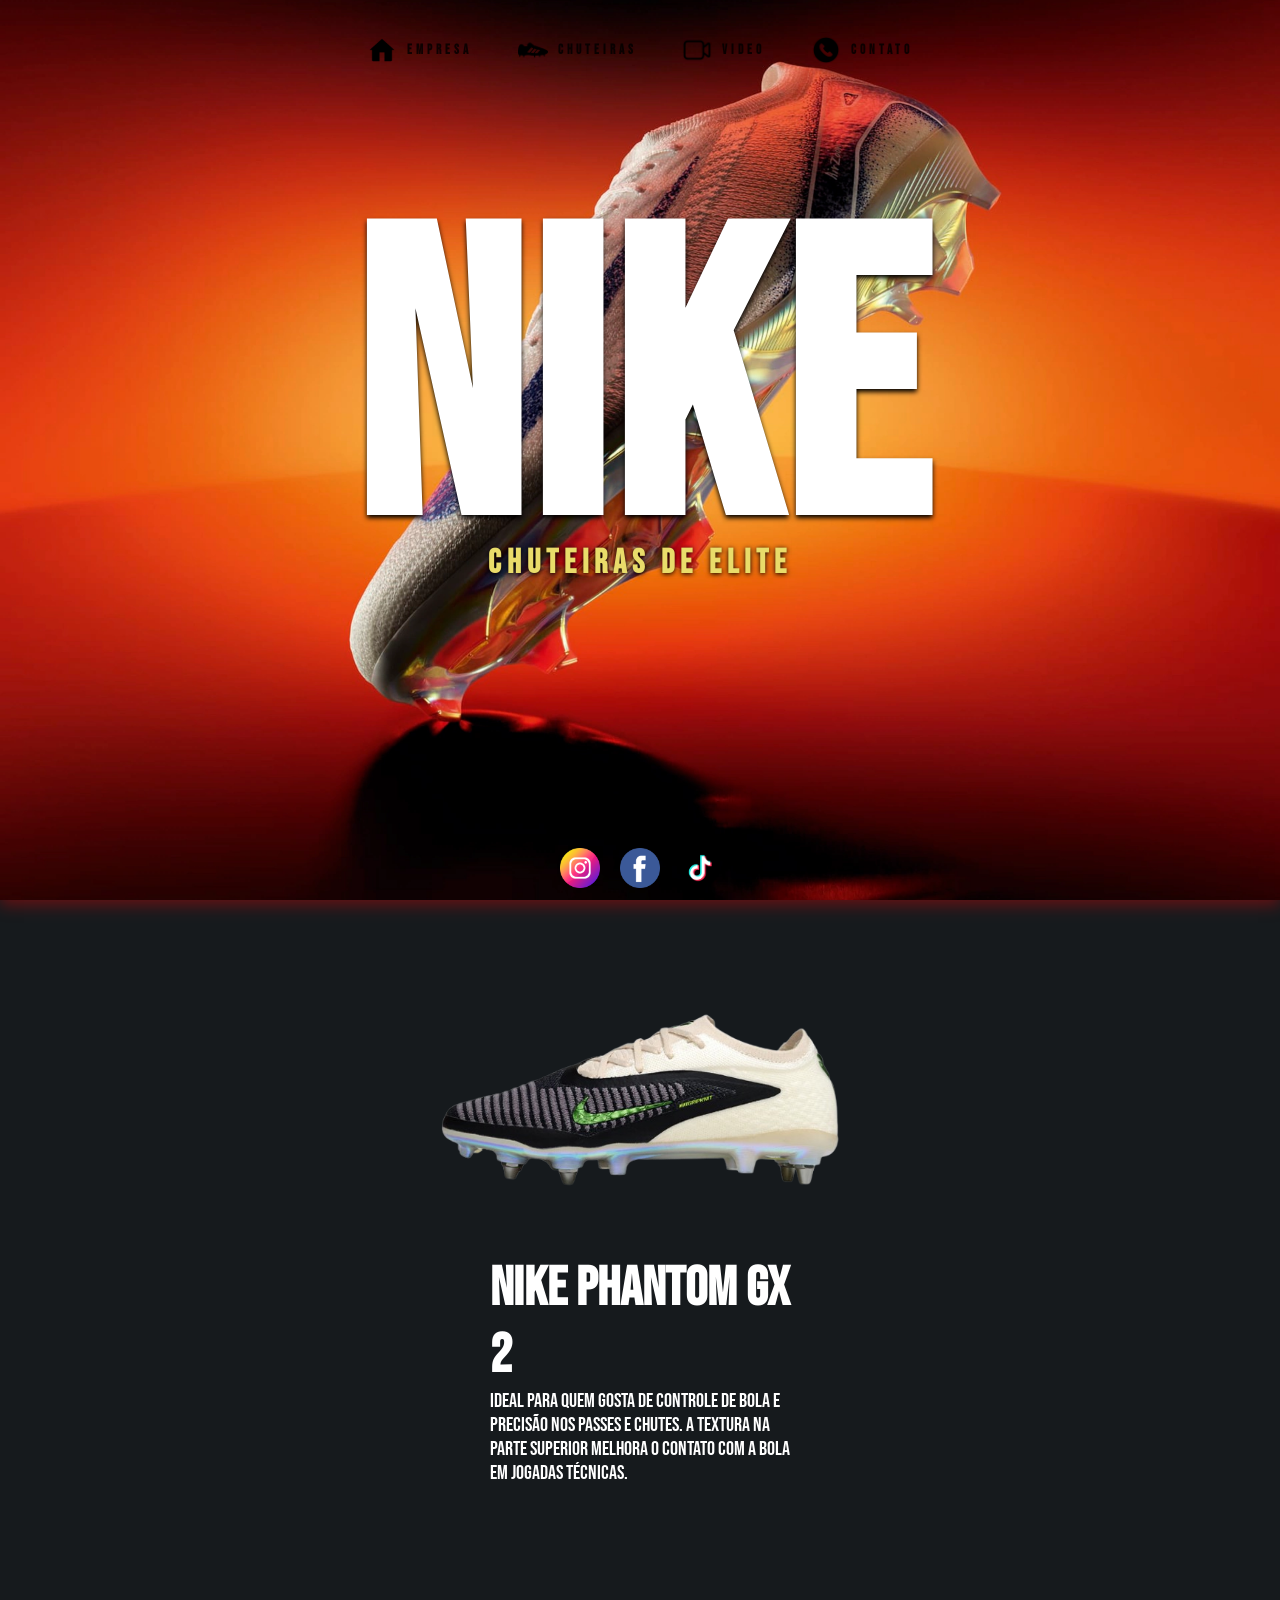
<file: src/index.html>
<!DOCTYPE html>
<html lang="pt-BR">

<head>
    <meta charset="UTF-8">
    <meta name="viewport" content="width=device-width, initial-scale=1.0">
    <title>Nike</title>

    <!-- Fontes -->
    <link rel="preconnect" href="https://fonts.googleapis.com">
    <link rel="preconnect" href="https://fonts.gstatic.com" crossorigin>

    <link href="https://fonts.googleapis.com/css2?family=Bebas+Neue&family=Caudex:wght@400;700&family=Roboto:wght@100;300;400;500;700;900&display=swap"
        rel="stylesheet">

    <!-- CSS -->
    <link rel="stylesheet" href="style.css">
</head>

<body>

    <nav>
        <span class="navItems" onclick="navTo('s1')">
            <img src="../assets/icons/casa-removebg-preview.png" alt="Empresa">
            <a class="navWords">EMPRESA</a>
        </span>

        <span class="navItems" onclick="navTo('s2')">
            <img src="../assets/icons/72992.png" alt="Chuteiras">
            <a class="navWords">CHUTEIRAS</a>
        </span>

        <span class="navItems" onclick="navTo('s3')">
            <img src="../assets/icons/video.png" alt="Vídeo">
            <a class="navWords">VIDEO</a>
        </span>

        <span class="navItems" onclick="navTo('s4')">
            <img src="../assets/icons/mobile.png" alt="Contato">
            <a class="navWords">CONTATO</a>
        </span>
    </nav>

    <main>

        <!-- Seção principal -->
        <section id="s1">
            <h1>Nike</h1>
            <h2>CHUTEIRAS DE ELITE</h2>
        </section>

        <!-- Cards -->
        <section id="s2">

            <div class="card">
                <img class="dahora" width="auto" height="300px" src="../assets/images/vapor_16-removebg-preview.png" alt="Nike Mercurial Vapor 16">

                <div>
                    <h4>Nike Mercurial Vapor 16</h4>

                    <p>
                        Feita para jogadores rápidos, essa chuteira oferece ajuste firme e sensação leve durante as arrancadas.
                        O solado ajuda na explosão e nas mudanças rápidas de direção.
                    </p>
                </div>
            </div>

            <div class="card">
                <img class="dahora" width="auto" height="300px" src="../assets/images/gx_66-removebg-preview.png"
                    alt="Nike Phantom GX 2">

                <div>
                    <h4>Nike Phantom GX 2</h4>

                    <p>
                        Ideal para quem gosta de controle de bola e precisão nos passes e chutes.
                        A textura na parte superior melhora o contato com a bola em jogadas técnicas.
                    </p>
                </div>
            </div>

            <div class="card">
                <img class="dahora" width="auto" height="300px" src="../assets/images/gx_6-removebg-preview.png"
                    alt="Nike Tiempo Legend 10">

                <div>
                    <h4>Nike Tiempo Legend 10</h4>

                    <p>
                        Modelo clássico com foco em conforto e toque macio na bola.
                        Combina material resistente com encaixe confortável para partidas intensas.
                    </p>
                </div>
            </div>

        </section>

        <!-- Vídeo -->
        <section id="s3">

     

            <iframe class="vid"
                src="https://www.youtube.com/embed/JDOQYUYXSk4?autoplay=0"
                title="Neymar Jr."
                frameborder="0"
                allow="accelerometer; autoplay; clipboard-write; encrypted-media; gyroscope; picture-in-picture; web-share"
                allowfullscreen>
            </iframe>

        </section>

        <!-- Contato -->
        <section id="s4">
         
        </section>

    </main>

    <!-- Rodapé -->
    <footer>

        <a href="https://www.instagram.com" target="_blank">
            <img width="40px" src="../assets/icons/instagram.png" alt="Instagram">
        </a>

        <a href="https://www.facebook.com" target="_blank">
            <img width="40px" src="../assets/icons/facebook.png" alt="Facebook">
        </a>

        <a href="https://www.tiktok.com" target="_blank">
            <img width="40px" src="../assets/icons/tiktok-icon-free-png.webp" alt="TikTok">
        </a>

    </footer>

    <script src="script.js"></script>

</body>

</html>
</file>
<file: src/style.css>
:root {
    --dark: #0B090A;
    --text: #ffffff;
    --bg: #161A1D;
    --red1: #c53695;
    --red2: #A4161A;
    --red3: #BA181B;
    --red4: #E5383B;
    --font: "Bebas Neue", sans-serif;
}

* {
    margin: 0;
    padding: 0;
    box-sizing: border-box;
    scroll-behavior: smooth;
}

body {
    font-family: var(--font);
    background-color: var(--bg);
    color: var(--text);
    overflow-x: hidden;
}

nav {
    width: 100%;
    position: fixed;
    top: 0;
    background-color: transparent;
    display: flex;
    align-items: center;
    justify-content: center;
    gap: 2vw;
    height: 100px;
    z-index: 999;
    transition: all 1s ease-in-out;
    animation: decima 1s ease-in-out;
    font-family: system-ui, -apple-system, BlinkMacSystemFont, 'Segoe UI', Roboto, Oxygen, Ubuntu, Cantarell, 'Open Sans', 'Helvetica Neue', sans-serif;
}

nav.sc {

    backdrop-filter: blur(10px);
    box-shadow: 0px 3px 15px rgba(0, 0, 0, 0.5);

}

@keyframes decima {
    0% {
        transform: translateY(-100px);
    }
}

.navItems {
    backdrop-filter: blur (30px);
    display: flex;
    align-items: center;
    justify-content: center;
    gap: 10px;
    padding: 10px;
    border-radius: 999px;
}

.navItems img {
    width: 30px;
}

.navItems:hover {
    cursor: pointer;
}

.navItems a {
    color: black;
    text-decoration: none;
    font-size: 1vw;
    letter-spacing: 4px;
    opacity: 0.8;
    transition: all 200ms linear;
    font-weight: 700;
    font-family: "Bebas Neue", sans-serif;
}

.navItems a:hover {
    text-shadow: 0px 3px 10px black;
    opacity: 1;
}

section {
    min-height: 100vh;
    height: auto;
}

#s1 {
    background-image: url('../assets/images/02946251.webp');
    background-position: center;
    background-repeat: no-repeat;
    background-size: cover;
    background-attachment: fixed;
    display: flex;
    flex-direction: column;
    align-items: center;
    justify-content: center;
    box-shadow: rgba(255, 0, 0, 0.35) 0px 5px 15px;
}

h1 {
    font-size: 400px;
    word-break: break-word;
    overflow-wrap: break-word;
    text-transform: uppercase;
    text-shadow: 0px 3px 5px #000000;
    letter-spacing: 5px;
    width: 100%;
    text-align: center;
    line-height: 155px;
    animation: esquerda 2s ease-in-out;
    color: rgb(255, 255, 255);
}

@keyframes esquerda {
    0% {
        transform: translateX(-100px);
        opacity: 0;
    }
}

h2 {
    font-size: 2.6vw;
    letter-spacing: 6px;
    width: 67%;
    margin-top: 70px;
    text-align: center;
    color: rgb(233, 220, 106);
    text-shadow: 0px 1px 5px #000000;

    animation: direita 2s ease-in-out;
}

h4{
    font-size: 55px;
}

p{
    font-family: inherit;
    font-size: 20px
}

@keyframes direita {
    0% {
        transform: translateX(300px);
        opacity: 0;
    }
}

footer {
    display: flex;
    align-items: center;
    justify-content: center;
    gap: 20px;
    height: 60px;
    background-color: transparent;
    position: fixed;
    bottom: 0;
    width: 100%;
    transition: all 1s ease-in-out
}

footer.ft {

    backdrop-filter: blur(10px);

}

.vid {
    width: 60%;
    height: 600px;
}

#s2 {
    display: flex;
    align-items: center;
    justify-content: center;
    flex-wrap: wrap;
    gap: 50px;
    min-height: 70vh;
}

#s3{
    align-items: center;
    justify-content: center;
    box-sizing: border-box;
    display: flex;
}

.card {
    width: 300px;
    height: auto;
    display: flex;
    align-items: center;
    justify-content: center;
    flex-direction: column;
    opacity: 0;
    transform: translateY(200px);
    transition: opacity 0.6s ease, transform 0.6s ease;
    gap: 10px;
    z-index: 100;


}

.card.visible {
    opacity: 1;
    transform: translateY(0);
}


.dahora{
    transition: all 200ms ease-in-out;
    align-items: center;
    

}

.dahora:hover{
    transform: scale(1.2) translateY(-10px);
    z-index: 999;
    
}


@media (width <=1000px) {
    .navWords {
        display: none;
    }

    .vid {
        width: 412px;
    }
}
</file>
